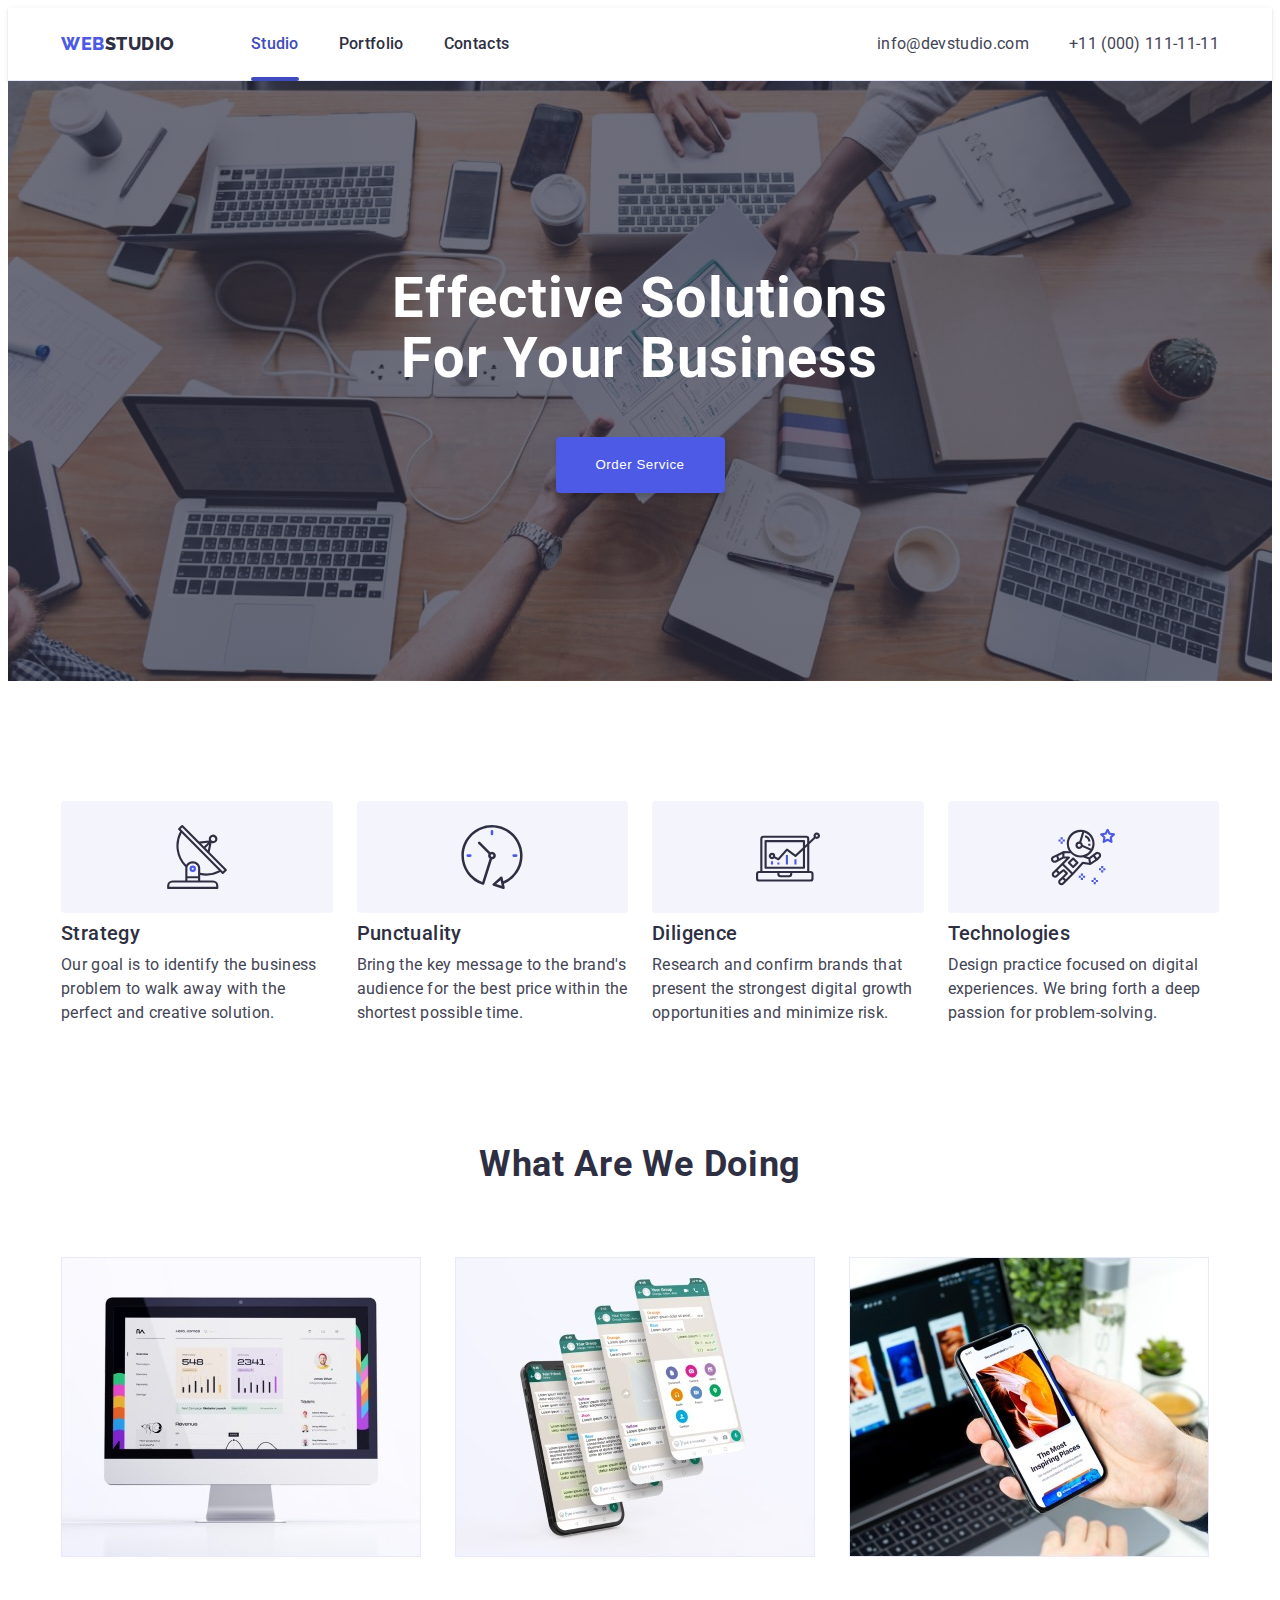
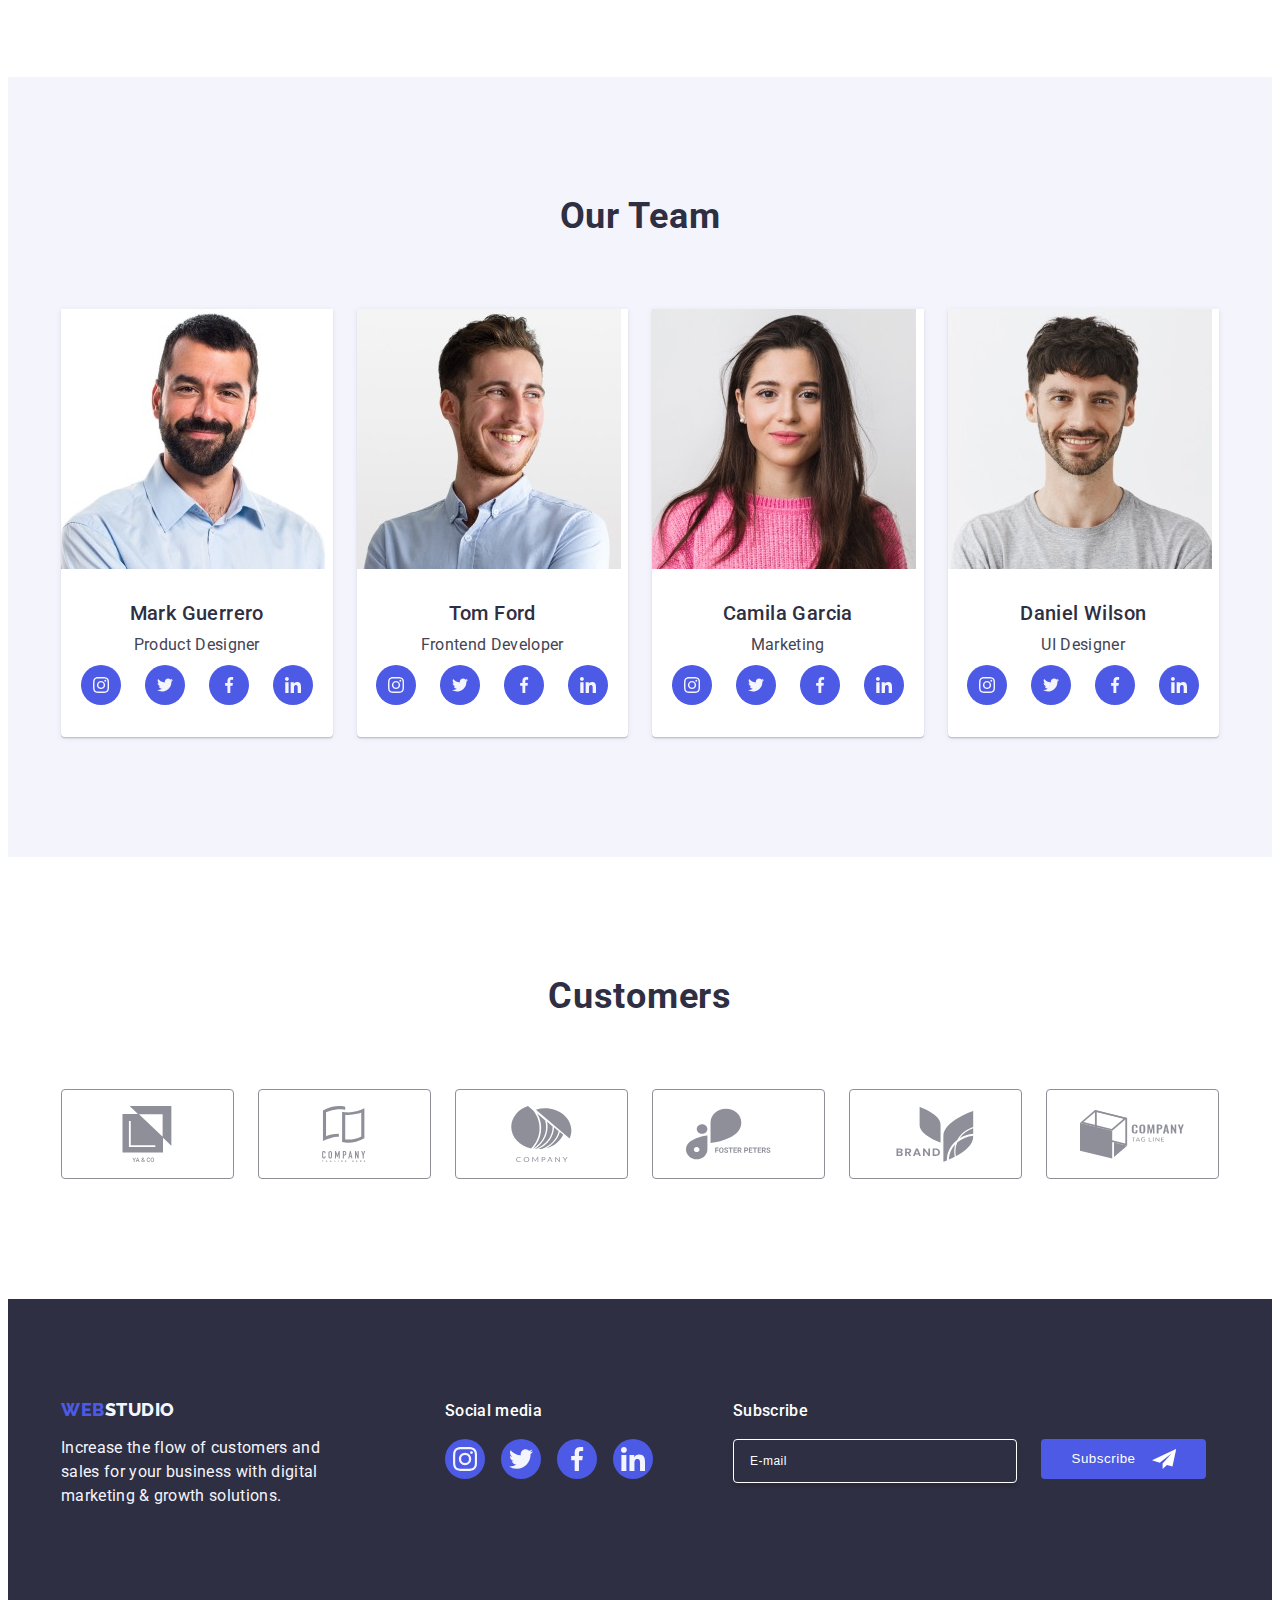
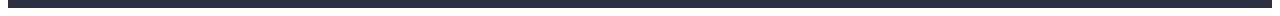
<file: index.html>
<!DOCTYPE html>
<html lang="en">
	<head>
		<meta charset="UTF-8" />
		<meta
			name="viewport"
			content="width=device-width, initial-scale=1.0" />
		<title>Web Studio</title>
		<link
			rel="preconnect"
			href="https://fonts.googleapis.com" />
		<link
			rel="preconnect"
			href="https://fonts.gstatic.com"
			crossorigin />
		<link
			href="https://fonts.googleapis.com/css2?family=Raleway:wght@800&family=Roboto:wght@400;500;700;900&display=swap"
			rel="stylesheet" />
		<link
			rel="stylesheet"
			href="https://cdnjs.cloudflare.com/ajax/libs/modern-normalize/2.0.0/modern-normalize.min.css"
			integrity="sha512-4xo8blKMVCiXpTaLzQSLSw3KFOVPWhm/TRtuPVc4WG6kUgjH6J03IBuG7JZPkcWMxJ5huwaBpOpnwYElP/m6wg=="
			crossorigin="anonymous"
			referrerpolicy="no-referrer" />
		<link
			href="./css/styles.css"
			rel="stylesheet" />
	</head>
	<body>
		<!-- Header -->
		<header class="header-section">
			<div class="header-container container">
				<nav class="navigation-container">
					<a
						class="logo link"
						href="./index.html"
						>Web<span class="logo-text-dark">Studio</span></a
					>
					<ul class="list navigation-menu">
						<li class="list-item"
							><a
								class="link navigation-link current transition-smooth"
								href="./index.html"
								>Studio</a
							></li
						>
						<li class="list-item"
							><a
								class="link navigation-link transition-smooth"
								href="./portfolio.html"
								>Portfolio</a
							></li
						>
						<li class="list-item"
							><a
								class="link navigation-link transition-smooth"
								href=""
								>Contacts</a
							></li
						>
					</ul>
				</nav>
				<address class="contacts-container">
					<ul class="list">
						<li
							><a
								class="link contacts-link transition-smooth"
								href="mailto:info@devstudio.com"
								>info@devstudio.com</a
							></li
						>
						<li
							><a
								class="link contacts-link transition-smooth"
								href="tel:+110001111111"
								>+11 (000) 111-11-11</a
							></li
						>
					</ul>
				</address>
			</div>
		</header>

		<main>
			<!-- Hero section -->
			<section class="hero-section">
				<div class="container hero-container">
					<h1 class="page-title">Effective solutions for your business</h1>
					<button
						data-modal-open
						class="button button-primary transition-smooth"
						type="button"
						>Order Service</button
					>
				</div>
			</section>

			<!-- Features section -->
			<section class="features-section">
				<div class="container features-container">
					<h2 class="section-title visually-hidden">Features</h2>
					<ul class="list">
						<li class="list-item">
							<div class="list-item-image">
								<svg
									class="list-item-icon"
									width="64"
									height="64">
									<use href="./images/icons.svg#icon-antenna"></use>
								</svg>
							</div>
							<div>
								<h3 class="list-item-title">Strategy</h3>
								<p class="list-item-text"
									>Our goal is to identify the business problem to walk away
									with the perfect and creative solution.</p
								>
							</div>
						</li>
						<li class="list-item">
							<div class="list-item-image">
								<svg
									class="list-item-icon"
									width="64"
									height="64">
									<use href="./images/icons.svg#icon-clock"></use>
								</svg>
							</div>
							<div>
								<h3 class="list-item-title">Punctuality</h3>
								<p class="list-item-text"
									>Bring the key message to the brand's audience for the best
									price within the shortest possible time.</p
								>
							</div>
						</li>
						<li class="list-item">
							<div class="list-item-image">
								<svg
									class="list-item-icon"
									width="64"
									height="64">
									<use href="./images/icons.svg#icon-diagram"></use>
								</svg>
							</div>
							<div>
								<h3 class="list-item-title">Diligence</h3>
								<p class="list-item-text"
									>Research and confirm brands that present the strongest
									digital growth opportunities and minimize risk.</p
								>
							</div>
						</li>
						<li class="list-item">
							<div class="list-item-image">
								<svg
									class="list-item-icon"
									width="64"
									height="64">
									<use href="./images/icons.svg#icon-astronaut"></use>
								</svg>
							</div>
							<div>
								<h3 class="list-item-title">Technologies</h3>
								<p class="list-item-text"
									>Design practice focused on digital experiences. We bring
									forth a deep passion for problem-solving.</p
								>
							</div>
						</li>
					</ul>
				</div>
			</section>

			<!-- Services section-->
			<section class="services-section">
				<div class="container services-container">
					<h2 class="section-title">What are we doing</h2>
					<ul class="list">
						<li class="list-item"
							><img
								src="./images/desktop-application.jpg"
								alt="Desktop application with dashboards"
								width="360"
								height="300"
						/></li>
						<li class="list-item"
							><img
								src="./images/mobile-application-layouts.jpg"
								alt="Mobile chat application with four layouts"
								width="360"
								height="300"
						/></li>
						<li class="list-item"
							><img
								src="./images/mobile-application-testing.jpg"
								alt="Application opened for testing on a smartphone"
								width="360"
								height="300"
						/></li>
					</ul>
				</div>
			</section>

			<!-- Team section -->
			<section class="team-section">
				<div class="container team-container">
					<h2 class="section-title">Our Team</h2>
					<ul class="list">
						<li class="list-item">
							<img
								src="./images/mark-guerrero.jpg"
								alt="Mark Guerrero in blue shirt"
								width="264"
								height="260" />
							<div class="list-item-content">
								<h3 class="list-item-title">Mark Guerrero</h3>
								<p class="list-item-text">Product Designer</p>
								<ul class="list list-item-card-links">
									<li class="card-links-item">
										<a
											class="card-link transition-smooth"
											href="">
											<svg
												class="list-item-icon"
												width="16"
												height="16">
												<use href="./images/icons.svg#icon-instagram"></use>
											</svg>
										</a>
									</li>
									<li class="card-links-item">
										<a
											class="card-link transition-smooth"
											href="">
											<svg
												class="list-item-icon"
												width="16"
												height="16">
												<use href="./images/icons.svg#icon-twitter"></use>
											</svg>
										</a>
									</li>
									<li class="card-links-item">
										<a
											class="card-link transition-smooth"
											href="">
											<svg
												class="list-item-icon"
												width="16"
												height="16">
												<use href="./images/icons.svg#icon-facebook"></use>
											</svg>
										</a>
									</li>
									<li class="card-links-item">
										<a
											class="card-link transition-smooth"
											href="">
											<svg
												class="list-item-icon"
												width="16"
												height="16">
												<use href="./images/icons.svg#icon-linkedin"></use>
											</svg>
										</a>
									</li>
								</ul>
							</div>
						</li>
						<li class="list-item">
							<img
								src="./images/tom-ford.jpg"
								alt="Tom Ford in a blue shirt"
								width="264"
								height="260" />
							<div class="list-item-content">
								<h3 class="list-item-title">Tom Ford</h3>
								<p class="list-item-text">Frontend Developer</p>
								<ul class="list list-item-card-links">
									<li class="card-links-item">
										<a
											class="card-link transition-smooth"
											href="">
											<svg
												class="list-item-icon"
												width="16"
												height="16">
												<use href="./images/icons.svg#icon-instagram"></use>
											</svg>
										</a>
									</li>
									<li class="card-links-item">
										<a
											class="card-link transition-smooth"
											href="">
											<svg
												class="list-item-icon"
												width="16"
												height="16">
												<use href="./images/icons.svg#icon-twitter"></use>
											</svg>
										</a>
									</li>
									<li class="card-links-item">
										<a
											class="card-link transition-smooth"
											href="">
											<svg
												class="list-item-icon"
												width="16"
												height="16">
												<use href="./images/icons.svg#icon-facebook"></use>
											</svg>
										</a>
									</li>
									<li class="card-links-item">
										<a
											class="card-link transition-smooth"
											href="">
											<svg
												class="list-item-icon"
												width="16"
												height="16">
												<use href="./images/icons.svg#icon-linkedin"></use>
											</svg>
										</a>
									</li>
								</ul>
							</div>
						</li>
						<li class="list-item">
							<img
								src="./images/camila-garcia.jpg"
								alt="Camila Garcia in a rose sweater"
								width="264"
								height="260" />
							<div class="list-item-content">
								<h3 class="list-item-title">Camila Garcia</h3>
								<p class="list-item-text">Marketing</p>
								<ul class="list list-item-card-links">
									<li class="card-links-item">
										<a
											class="card-link transition-smooth"
											href="">
											<svg
												class="list-item-icon"
												width="16"
												height="16">
												<use href="./images/icons.svg#icon-instagram"></use>
											</svg>
										</a>
									</li>
									<li class="card-links-item">
										<a
											class="card-link transition-smooth"
											href="">
											<svg
												class="list-item-icon"
												width="16"
												height="16">
												<use href="./images/icons.svg#icon-twitter"></use>
											</svg>
										</a>
									</li>
									<li class="card-links-item">
										<a
											class="card-link transition-smooth"
											href="">
											<svg
												class="list-item-icon"
												width="16"
												height="16">
												<use href="./images/icons.svg#icon-facebook"></use>
											</svg>
										</a>
									</li>
									<li class="card-links-item">
										<a
											class="card-link transition-smooth"
											href="">
											<svg
												class="list-item-icon"
												width="16"
												height="16">
												<use href="./images/icons.svg#icon-linkedin"></use>
											</svg>
										</a>
									</li>
								</ul>
							</div>
						</li>
						<li class="list-item">
							<img
								src="./images/daniel-wilson.jpg"
								alt="Daniel Wilson in a grey t-shirt"
								width="264"
								height="260" />
							<div class="list-item-content">
								<h3 class="list-item-title">Daniel Wilson</h3>
								<p class="list-item-text">UI Designer</p>
								<ul class="list list-item-card-links">
									<li class="card-links-item">
										<a
											class="card-link transition-smooth"
											href="">
											<svg
												class="list-item-icon"
												width="16"
												height="16">
												<use href="./images/icons.svg#icon-instagram"></use>
											</svg>
										</a>
									</li>
									<li class="card-links-item">
										<a
											class="card-link transition-smooth"
											href="">
											<svg
												class="list-item-icon"
												width="16"
												height="16">
												<use href="./images/icons.svg#icon-twitter"></use>
											</svg>
										</a>
									</li>
									<li class="card-links-item">
										<a
											class="card-link transition-smooth"
											href="">
											<svg
												class="list-item-icon"
												width="16"
												height="16">
												<use href="./images/icons.svg#icon-facebook"></use>
											</svg>
										</a>
									</li>
									<li class="card-links-item">
										<a
											class="card-link transition-smooth"
											href="">
											<svg
												class="list-item-icon"
												width="16"
												height="16">
												<use href="./images/icons.svg#icon-linkedin"></use>
											</svg>
										</a>
									</li>
								</ul>
							</div>
						</li>
					</ul>
				</div>
			</section>

			<!-- Customers section -->
			<section class="customers-section">
				<div class="container customers-container">
					<h2 class="section-title">Customers</h2>
					<ul class="list">
						<li class="list-item">
							<a
								class="list-item-link"
								href="">
								<svg
									class="list-item-image"
									width="104"
									height="56">
									<use href="./images/icons.svg#logo-first"></use>
								</svg>
							</a>
						</li>
						<li class="list-item">
							<a
								class="list-item-link"
								href="">
								<svg
									class="list-item-image"
									width="104"
									height="56">
									<use href="./images/icons.svg#logo-second"></use>
								</svg>
							</a>
						</li>
						<li class="list-item">
							<a
								class="list-item-link"
								href="">
								<svg
									class="list-item-image"
									width="104"
									height="56">
									<use href="./images/icons.svg#logo-third"></use>
								</svg>
							</a>
						</li>
						<li class="list-item">
							<a
								class="list-item-link"
								href="">
								<svg
									class="list-item-image"
									width="104"
									height="56">
									<use href="./images/icons.svg#logo-fourth"></use>
								</svg>
							</a>
						</li>
						<li class="list-item">
							<a
								class="list-item-link"
								href="">
								<svg
									class="list-item-image"
									width="104"
									height="56">
									<use href="./images/icons.svg#logo-fifth"></use>
								</svg>
							</a>
						</li>
						<li class="list-item">
							<a
								class="list-item-link"
								href="">
								<svg
									class="list-item-image"
									width="104"
									height="56">
									<use href="./images/icons.svg#logo-sixth"></use>
								</svg>
							</a>
						</li>
					</ul>
				</div>
			</section>
		</main>

		<!-- Footer -->
		<footer class="footer-section">
			<div class="footer-container container">
				<div class="footer-info">
					<a
						class="logo link"
						href="./index.html"
						>Web<span class="logo-text-dark">Studio</span></a
					>
					<p class="footer-content"
						>Increase the flow of customers and sales for your business with
						digital marketing & growth solutions.</p
					>
				</div>
				<div class="footer-social-links">
					<p class="footer-links-title">Social media</p>
					<ul class="list">
						<li class="list-item">
							<a
								class="list-item-link transition-smooth"
								href="">
								<svg
									class="list-item-icon"
									width="24"
									height="24">
									<use href="./images/icons.svg#icon-instagram"></use>
								</svg>
							</a>
						</li>
						<li class="list-item">
							<a
								class="list-item-link transition-smooth"
								href="">
								<svg
									class="list-item-icon"
									width="24"
									height="24">
									<use href="./images/icons.svg#icon-twitter"></use>
								</svg>
							</a>
						</li>
						<li class="list-item">
							<a
								class="list-item-link transition-smooth"
								href="">
								<svg
									class="list-item-icon"
									width="24"
									height="24">
									<use href="./images/icons.svg#icon-facebook"></use>
								</svg>
							</a>
						</li>
						<li class="list-item">
							<a
								class="list-item-link transition-smooth"
								href="">
								<svg
									class="list-item-icon"
									width="24"
									height="24">
									<use href="./images/icons.svg#icon-linkedin"></use>
								</svg>
							</a>
						</li>
					</ul>
				</div>
				<div class="footer-form-container">
					<p class="footer-form-title">Subscribe</p>
					<form
						class="form"
						name="subscription_form">
						<label
							class="form-input-label"
							for="email">
							<input
								class="form-input"
								id="email"
								type="email"
								name="email"
								placeholder="E-mail" />
							<span class="visually-hidden">Email</span>
						</label>
						<button
							type="submit"
							class="button button-primary-small form-button transition-smooth">
							Subscribe
							<svg
								class="button-icon"
								width="24"
								height="24">
								<use href="./images/icons.svg#icon-paper-plane"></use>
							</svg>
						</button>
					</form>
				</div>
			</div>
		</footer>

		<!-- Modal Window -->
		<div
			data-modal
			class="modal-backdrop is-hidden">
			<div class="modal-form transition-smooth">
				<button
					data-modal-close
					type="button"
					class="button-close">
					<svg
						class="button-close-icon transition-smooth"
						width="8"
						height="8">
						<use href="./images/icons.svg#icon-close"></use>
					</svg>
				</button>
				<p class="form-title">Leave your contacts and we will call you back</p>
				<form
					class="form"
					name="contact_form">
					<div class="form-item">
						<label
							for="user-name"
							class="form-input-label">
							Name
						</label>
						<div class="form-input-container">
							<input
								id="user-name"
								class="form-input form-input-info transition-smooth"
								type="text"
								name="user-name" />
							<svg
								class="form-input-icon transition-smooth"
								width="18"
								height="24">
								<use href="./images/icons.svg#icon-user"></use>
							</svg>
						</div>
					</div>
					<div class="form-item">
						<label
							for="user-phone"
							class="form-input-label">
							Phone
						</label>
						<div class="form-input-container">
							<input
								id="user-phone"
								class="form-input form-input-info transition-smooth"
								type="tel"
								name="user-phone" />
							<svg
								class="form-input-icon transition-smooth"
								width="18"
								height="24">
								<use href="./images/icons.svg#icon-phone"></use>
							</svg>
						</div>
					</div>
					<div class="form-item">
						<label
							for="user-email"
							class="form-input-label">
							Email
						</label>
						<div class="form-input-container">
							<input
								id="user-email"
								class="form-input form-input-info transition-smooth"
								type="email"
								name="user-email" />
							<svg
								class="form-input-icon transition-smooth"
								width="18"
								height="24">
								<use href="./images/icons.svg#icon-letter"></use>
							</svg>
						</div>
					</div>
					<div class="form-message">
						<label
							for="user-comment"
							class="form-input-label">
							Comment
						</label>
						<textarea
							id="user-comment"
							class="form-input form-input-message transition-smooth"
							placeholder="Text input"
							name="user-comment"></textarea>
					</div>
					<div class="checkbox-item-container">
						<input
							id="user-privacy"
							class="visually-hidden checkbox-item-input"
							type="checkbox"
							name="user-privacy"
							value="true" />
						<label
							for="user-privacy"
							class="form-input-label checkbox-label">
							<span class="checkbox-item-box">
								<svg
									class="checkbox-item-mark"
									width="10"
									height="8">
									<use href="./images/icons.svg#icon-check-mark"></use>
								</svg> </span
							>I accept the terms and conditions of the
							<a
								class="form-label-link"
								href=""
								>Privacy Policy</a
							>
						</label>
					</div>
					<button
						class="button button-primary transition-smooth"
						type="submit"
						>Send</button
					>
				</form>
			</div>
		</div>
		<script src="./js/modal.js"></script>
	</body>
</html>
</file>
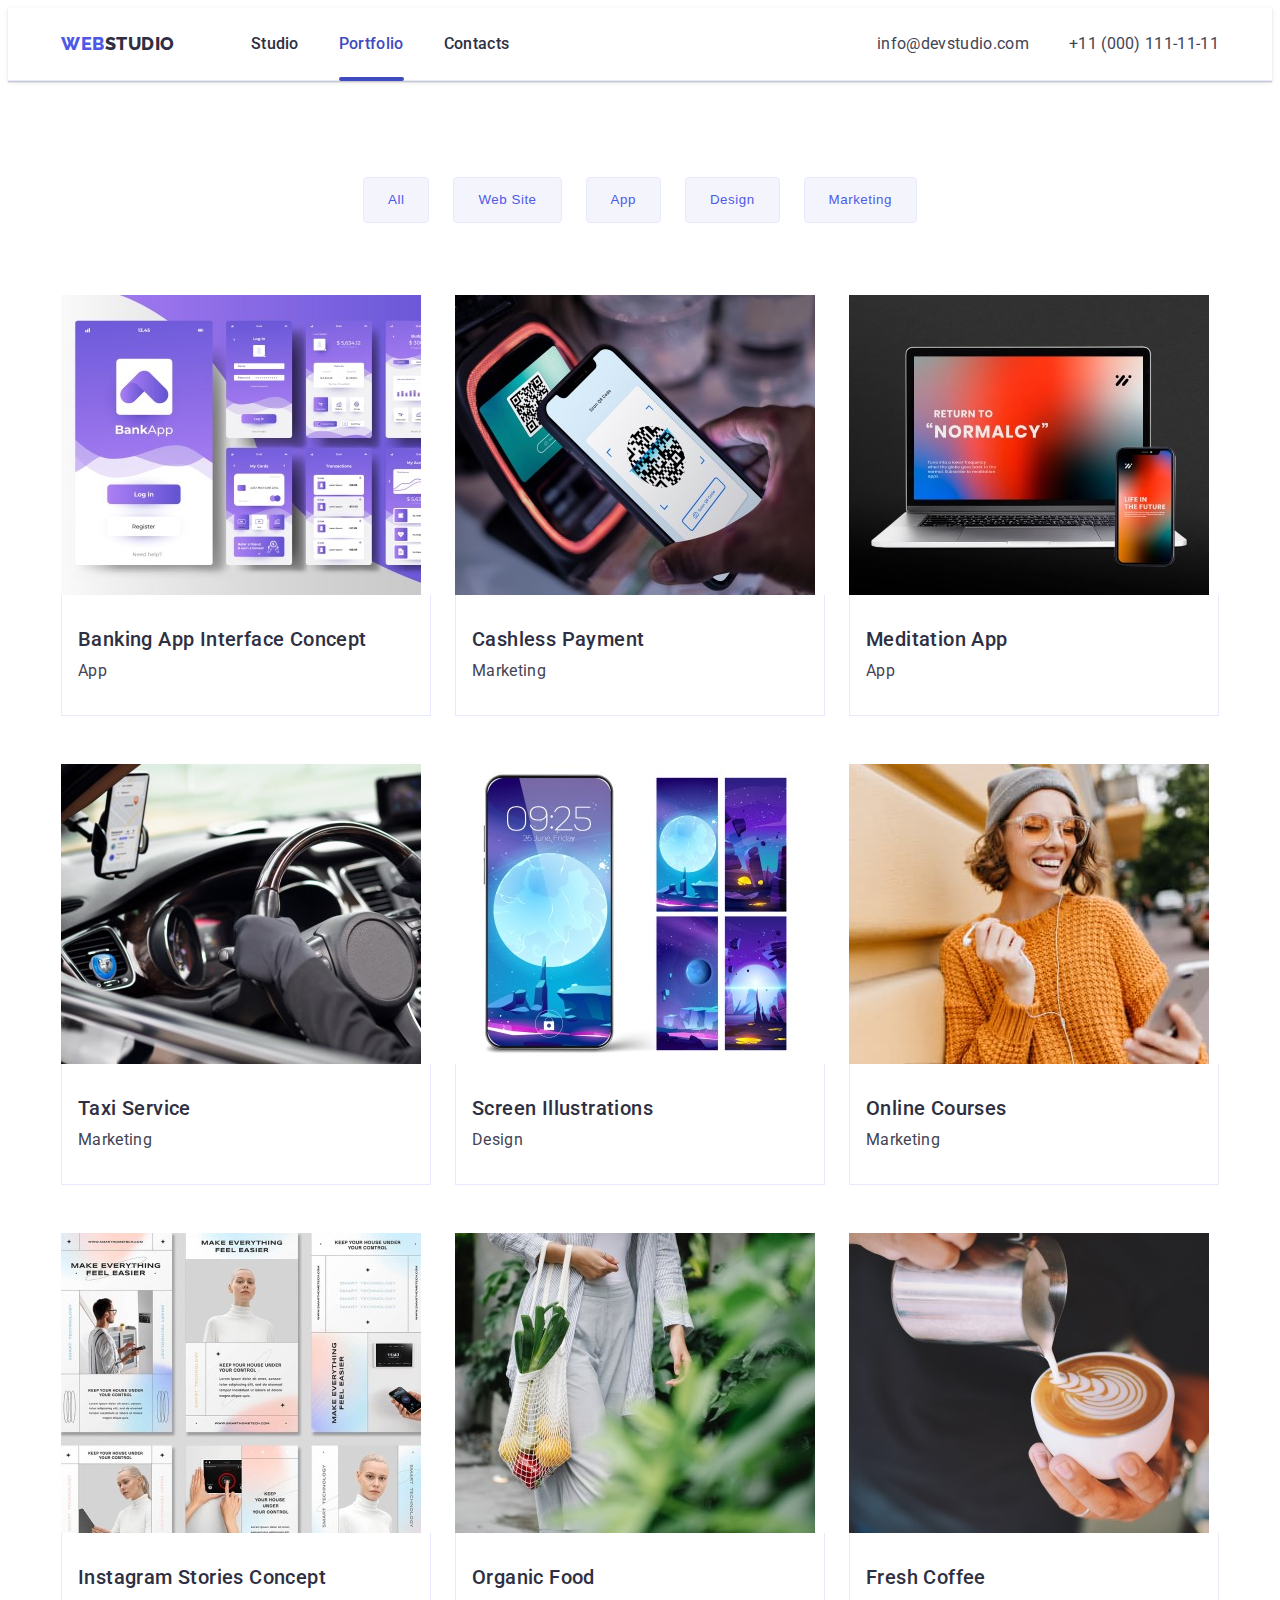
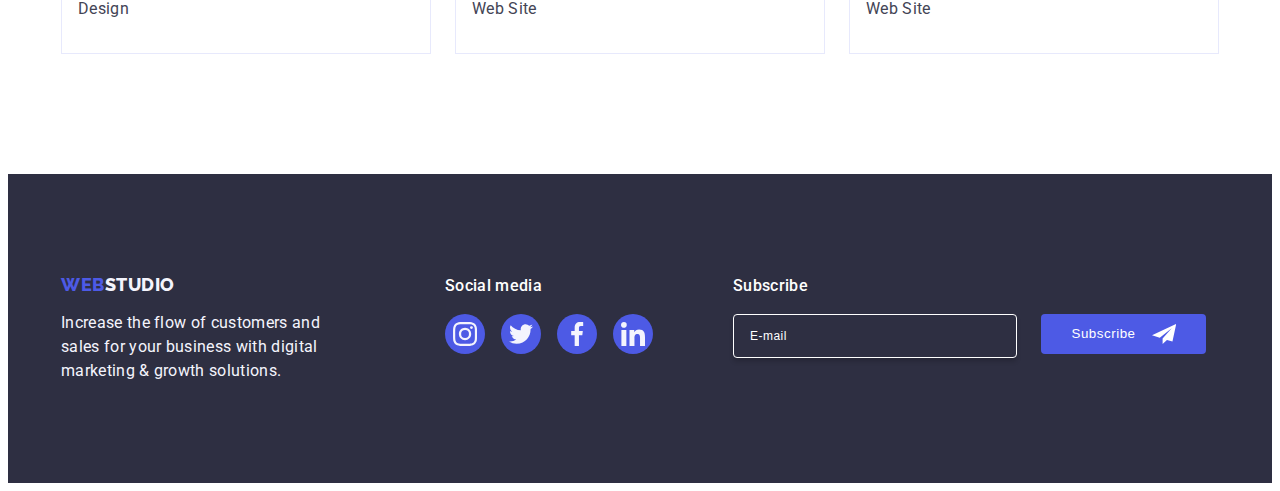
<file: portfolio.html>
<!DOCTYPE html>
<html lang="en">
	<head>
		<meta charset="UTF-8" />
		<meta
			name="viewport"
			content="width=device-width, initial-scale=1.0" />
		<title>Portfolio</title>
		<link
			rel="preconnect"
			href="https://fonts.googleapis.com" />
		<link
			rel="preconnect"
			href="https://fonts.gstatic.com"
			crossorigin />
		<link
			href="https://fonts.googleapis.com/css2?family=Raleway:wght@800&family=Roboto:wght@400;500;700;900&display=swap"
			rel="stylesheet" />
		<link
			rel="stylesheet"
			href="https://cdnjs.cloudflare.com/ajax/libs/modern-normalize/2.0.0/modern-normalize.min.css"
			integrity="sha512-4xo8blKMVCiXpTaLzQSLSw3KFOVPWhm/TRtuPVc4WG6kUgjH6J03IBuG7JZPkcWMxJ5huwaBpOpnwYElP/m6wg=="
			crossorigin="anonymous"
			referrerpolicy="no-referrer" />
		<link
			href="./css/styles.css"
			rel="stylesheet" />
	</head>
	<body>
		<!-- Header -->
		<header class="header-section">
			<div class="header-container container">
				<nav class="navigation-container">
					<a
						class="logo link"
						href="./index.html"
						>Web<span class="logo-text-dark">Studio</span></a
					>
					<ul class="list navigation-menu">
						<li class="list-item"
							><a
								class="link navigation-link transition-smooth"
								href="./index.html"
								>Studio</a
							></li
						>
						<li class="list-item"
							><a
								class="link navigation-link current transition-smooth"
								href="./portfolio.html"
								>Portfolio</a
							></li
						>
						<li class="list-item"
							><a
								class="link navigation-link transition-smooth"
								href=""
								>Contacts</a
							></li
						>
					</ul>
				</nav>
				<address class="contacts-container">
					<ul class="list">
						<li
							><a
								class="link contacts-link transition-smooth"
								href="mailto:info@devstudio.com"
								>info@devstudio.com</a
							></li
						>
						<li
							><a
								class="link contacts-link transition-smooth"
								href="tel:+110001111111"
								>+11 (000) 111-11-11</a
							></li
						>
					</ul>
				</address>
			</div>
		</header>

		<main>
			<!-- Projects section -->
			<section class="projects-section">
				<div class="container projects-container">
					<h1 class="visually-hidden">Projects</h1>
					<ul class="list filters-container">
						<li
							><button
								class="button button-secondary"
								type="button"
								>All</button
							></li
						>
						<li
							><button
								class="button button-secondary"
								type="button"
								>Web Site</button
							></li
						>
						<li
							><button
								class="button button-secondary"
								type="button"
								>App</button
							></li
						>
						<li
							><button
								class="button button-secondary"
								type="button"
								>Design</button
							></li
						>
						<li
							><button
								class="button button-secondary"
								type="button"
								>Marketing</button
							></li
						>
					</ul>
					<ul class="list projects-list">
						<li class="list-item">
							<a
								class="link list-item-link transition-smooth"
								href="">
								<div class="list-item-image">
									<img
										src="./images/banking-app.jpg"
										alt="Banking application layout"
										width="360"
										height="300" />
									<p class="image-overlay-text image-overlay transition-smooth">
										14 Stylish and User-Friendly App Design Concepts · Task
										Manager App · Calorie Tracker App · Exotic Fruit Ecommerce
										App · Cloud Storage App
									</p>
								</div>
								<div class="list-item-content">
									<h2 class="list-item-title">Banking App Interface Concept</h2>
									<p class="list-item-text">App</p>
								</div>
							</a>
						</li>
						<li class="list-item">
							<a
								class="link list-item-link transition-smooth"
								href="">
								<div class="list-item-image">
									<img
										src="./images/cashless-payment-app.jpg"
										alt="Smartphone with qr code scanner"
										width="360"
										height="300" />
									<p class="image-overlay-text image-overlay transition-smooth">
										14 Stylish and User-Friendly App Design Concepts · Task
										Manager App · Calorie Tracker App · Exotic Fruit Ecommerce
										App · Cloud Storage App
									</p>
								</div>
								<div class="list-item-content">
									<h2 class="list-item-title">Cashless Payment</h2>
									<p class="list-item-text">Marketing</p>
								</div>
							</a>
						</li>
						<li class="list-item">
							<a
								class="link list-item-link transition-smooth"
								href="">
								<div class="list-item-image">
									<img
										src="./images/meditation-app.jpg"
										alt="Meditation application is opened on desktop and mobile"
										width="360"
										height="300" />
									<p class="image-overlay-text image-overlay transition-smooth">
										14 Stylish and User-Friendly App Design Concepts · Task
										Manager App · Calorie Tracker App · Exotic Fruit Ecommerce
										App · Cloud Storage App
									</p>
								</div>
								<div class="list-item-content">
									<h2 class="list-item-title">Meditation App</h2>
									<p class="list-item-text">App</p>
								</div>
							</a>
						</li>
						<li class="list-item">
							<a
								class="link list-item-link transition-smooth"
								href="">
								<div class="list-item-image">
									<img
										src="./images/taxi-secvice-app.jpg"
										alt="Smartphone with opened maps"
										width="360"
										height="300" />
									<p class="image-overlay-text image-overlay transition-smooth">
										14 Stylish and User-Friendly App Design Concepts · Task
										Manager App · Calorie Tracker App · Exotic Fruit Ecommerce
										App · Cloud Storage App
									</p>
								</div>
								<div class="list-item-content">
									<h2 class="list-item-title">Taxi Service</h2>
									<p class="list-item-text">Marketing</p>
								</div>
							</a>
						</li>
						<li class="list-item">
							<a
								class="link list-item-link transition-smooth"
								href="">
								<div class="list-item-image">
									<img
										src="./images/screen-illustrastions-design.jpg"
										alt="Five wallpapers in a fantasy style"
										width="360"
										height="300" />
									<p class="image-overlay-text image-overlay transition-smooth">
										14 Stylish and User-Friendly App Design Concepts · Task
										Manager App · Calorie Tracker App · Exotic Fruit Ecommerce
										App · Cloud Storage App
									</p>
								</div>
								<div class="list-item-content">
									<h2 class="list-item-title">Screen Illustrations</h2>
									<p class="list-item-text">Design</p>
								</div>
							</a>
						</li>
						<li class="list-item">
							<a
								class="link list-item-link transition-smooth"
								href="">
								<div class="list-item-image">
									<img
										src="./images/smiling-girl-with-smartphone.jpg"
										alt="Smiling girl is looking on a smartphone"
										width="360"
										height="300" />
									<p class="image-overlay-text image-overlay transition-smooth">
										14 Stylish and User-Friendly App Design Concepts · Task
										Manager App · Calorie Tracker App · Exotic Fruit Ecommerce
										App · Cloud Storage App
									</p>
								</div>
								<div class="list-item-content">
									<h2 class="list-item-title">Online Courses</h2>
									<p class="list-item-text">Marketing</p>
								</div>
							</a>
						</li>
						<li class="list-item">
							<a
								class="link list-item-link transition-smooth"
								href="">
								<div class="list-item-image">
									<img
										src="./images/stories-app.jpg"
										alt="Five layouts of the news application"
										width="360"
										height="300" />
									<p class="image-overlay-text image-overlay transition-smooth">
										14 Stylish and User-Friendly App Design Concepts · Task
										Manager App · Calorie Tracker App · Exotic Fruit Ecommerce
										App · Cloud Storage App
									</p>
								</div>
								<div class="list-item-content">
									<h2 class="list-item-title">Instagram Stories Concept</h2>
									<p class="list-item-text">Design</p>
								</div>
							</a>
						</li>
						<li class="list-item">
							<a
								class="link list-item-link transition-smooth"
								href="">
								<div class="list-item-image">
									<img
										src="./images/woman-with-groceries.jpg"
										alt="Woman with a basket of groceries"
										width="360"
										height="300" />
									<p class="image-overlay-text image-overlay transition-smooth">
										14 Stylish and User-Friendly App Design Concepts · Task
										Manager App · Calorie Tracker App · Exotic Fruit Ecommerce
										App · Cloud Storage App
									</p>
								</div>
								<div class="list-item-content">
									<h2 class="list-item-title">Organic Food</h2>
									<p class="list-item-text">Web Site</p>
								</div>
							</a>
						</li>
						<li class="list-item">
							<a
								class="link list-item-link transition-smooth"
								href="">
								<div class="list-item-image">
									<img
										src="./images/coffee-with-milk.jpg"
										alt="Woman is pouring milk in a coffee cup"
										width="360"
										height="300" />
									<p class="image-overlay-text image-overlay transition-smooth">
										14 Stylish and User-Friendly App Design Concepts · Task
										Manager App · Calorie Tracker App · Exotic Fruit Ecommerce
										App · Cloud Storage App
									</p>
								</div>
								<div class="list-item-content">
									<h2 class="list-item-title">Fresh Coffee</h2>
									<p class="list-item-text">Web Site</p>
								</div>
							</a>
						</li>
					</ul>
				</div>
			</section>
		</main>

		<!-- Footer -->
		<footer class="footer-section">
			<div class="footer-container container">
				<div class="footer-info">
					<a
						class="logo link"
						href="./index.html"
						>Web<span class="logo-text-dark">Studio</span></a
					>
					<p class="footer-content"
						>Increase the flow of customers and sales for your business with
						digital marketing & growth solutions.</p
					>
				</div>
				<div class="footer-social-links">
					<p class="footer-links-title">Social media</p>
					<ul class="list">
						<li class="list-item">
							<a
								class="list-item-link transition-smooth"
								href="">
								<svg
									class="list-item-icon"
									width="24"
									height="24">
									<use href="./images/icons.svg#icon-instagram"></use>
								</svg>
							</a>
						</li>
						<li class="list-item">
							<a
								class="list-item-link transition-smooth"
								href="">
								<svg
									class="list-item-icon"
									width="24"
									height="24">
									<use href="./images/icons.svg#icon-twitter"></use>
								</svg>
							</a>
						</li>
						<li class="list-item">
							<a
								class="list-item-link transition-smooth"
								href="">
								<svg
									class="list-item-icon"
									width="24"
									height="24">
									<use href="./images/icons.svg#icon-facebook"></use>
								</svg>
							</a>
						</li>
						<li class="list-item">
							<a
								class="list-item-link transition-smooth"
								href="">
								<svg
									class="list-item-icon"
									width="24"
									height="24">
									<use href="./images/icons.svg#icon-linkedin"></use>
								</svg>
							</a>
						</li>
					</ul>
				</div>
				<div class="footer-form-container">
					<p class="footer-form-title">Subscribe</p>
					<form
						class="form"
						name="subscription_form">
						<label
							class="form-input-label"
							for="email">
							<input
								class="form-input"
								id="email"
								type="email"
								name="email"
								placeholder="E-mail" />
							<span class="visually-hidden">Email</span>
						</label>
						<button
							type="submit"
							class="button button-primary-small form-button transition-smooth">
							Subscribe
							<svg
								class="button-icon"
								width="24"
								height="24">
								<use href="./images/icons.svg#icon-paper-plane"></use>
							</svg>
						</button>
					</form>
				</div>
			</div>
		</footer>
	</body>
</html>
</file>
<file: css/styles.css>
/* Basic Styles */

:root {
	--iris: #4d5ae5;
	--ocean: #404bbf;
	--navy-blue: #2e2f42;
	--green: #31d0aa;
	--slate: #434455;
	--light-slate: #8e8f99;
	--cornflower: #e7e9fc;
	--cloud: #f4f4fd;
	--navy-blue-modal: #2e2f4266;
	--grey: #2e2f42b2;
	--white: #ffffff;
	--dairy: #fcfcfc;
}

body {
	font-family: "Roboto", sans-serif;
	color: var(--slate);
}

h1,
h2,
h3,
h4,
p {
	margin: 0;
}

img {
	display: block;
}

.link {
	text-decoration: none;
}

.list {
	margin: 0;
	padding-left: 0;
	list-style: none;
}

.container {
	max-width: 1158px;
	padding: 0 15px;
	margin-left: auto;
	margin-right: auto;
}

/* Hidden Elements */

.visually-hidden {
	position: absolute;
	width: 1px;
	height: 1px;
	margin: -1px;
	border: 0;
	padding: 0;
	white-space: nowrap;
	clip-path: inset(100%);
	clip: rect(0 0 0 0);
	overflow: hidden;
}

.is-hidden {
	opacity: 0;
	pointer-events: none;
	visibility: hidden;
}

/* Transition */

.transition-smooth {
	transition-duration: 250ms;
	transition-timing-function: cubic-bezier(0.4, 0, 0.2, 1);
}

/* Buttons */

.button {
	font-weight: 500;
	letter-spacing: 0.04em;
	cursor: pointer;
	line-height: 1.5;
	border-radius: 4px;
}

.button-primary {
	background-color: var(--iris);
	color: var(--white);
	border: none;
	box-shadow: 0 4px 4px 0 rgba(0, 0, 0, 0.15);
	min-width: 169px;
	height: 56px;
	transition-property: background-color;
}

.button-primary-small {
	min-width: 165px;
	height: 40px;
	background-color: var(--iris);
	color: var(--white);
	border: none;
	transition-property: background-color;
}

.button-secondary {
	background-color: var(--cloud);
	color: var(--iris);
	border: 1px solid var(--cornflower);
	padding: 12px 24px;
	transition: color 250ms cubic-bezier(0.4, 0, 0.2, 1),
		background-color 250ms cubic-bezier(0.4, 0, 0.2, 1),
		border-color 250ms cubic-bezier(0.4, 0, 0.2, 1),
		box-shadow 250ms cubic-bezier(0.4, 0, 0.2, 1);
}

.button-secondary:hover,
.button-secondary:focus {
	background-color: var(--ocean);
	color: var(--white);
	border: 1px solid transparent;
	box-shadow: 0 2px 2px 0 rgba(0, 0, 0, 0.12), 0 2px 1px 0 rgba(0, 0, 0, 0.08),
		0 3px 1px 0 rgba(0, 0, 0, 0.1);
}

.button-primary:hover,
.button-primary:focus,
.button-primary-small:hover,
.button-primary-small:focus {
	background-color: var(--ocean);
}

.button-close {
	display: flex;
	justify-content: center;
	align-items: center;
	height: 24px;
	width: 24px;
	padding: 0;
	background-color: var(--cornflower);
	cursor: pointer;
	border-radius: 50%;
	border: 1px solid rgba(0, 0, 0, 0.1);
	transition: background-color 250ms cubic-bezier(0.4, 0, 0.2, 1),
		border 250ms cubic-bezier(0.4, 0, 0.2, 1);
}

.button-close:hover,
.button-close:focus {
	background-color: var(--ocean);
	border: none;
}

/* Titles */

.section-title {
	font-size: 36px;
	text-align: center;
	text-transform: capitalize;
	color: var(--navy-blue);
	line-height: 1.11;
	letter-spacing: 0.02em;
}

.list-item-title {
	font-size: 20px;
	font-weight: 500;
	color: var(--navy-blue);
	line-height: 1.2;
	letter-spacing: 0.02em;
}

/* Text */

.list-item-text {
	line-height: 1.5;
	letter-spacing: 0.02em;
	font-size: 16px;
	color: var(--slate);
}

/* Modal Window */

.modal-backdrop {
	position: fixed;
	top: 0;
	left: 0;
	width: 100vw;
	height: 100vh;
	background-color: var(--navy-blue-modal);
	transition: opacity 250ms cubic-bezier(0.4, 0, 0.2, 1),
		visibility 250ms cubic-bezier(0.4, 0, 0.2, 1);
}

.modal-form {
	position: absolute;
	top: 50%;
	left: 50%;
	transform: translate(-50%, -50%) scale(1);
	border-radius: 4px;
	box-shadow: 0 1px 1px rgba(0, 0, 0, 0.14), 0 1px 3px rgba(0, 0, 0, 0.12),
		0 2px 1px rgba(0, 0, 0, 0.2);
	z-index: 1;
	width: 408px;
	min-height: 584px;
	padding: 72px 24px 24px 24px;
	background-color: var(--dairy);
	transition-property: transform;
}

.modal-form .button-close {
	position: absolute;
	top: 24px;
	right: 24px;
}

.is-hidden .modal-form {
	transform: scale(0);
}

.modal-form .button-close-icon {
	transition-property: fill;
}

.button-close:hover .button-close-icon,
.button-close:focus .button-close-icon {
	fill: var(--white);
}

.modal-form .form-title {
	font-size: 16px;
	font-weight: 500;
	line-height: 1.5;
	letter-spacing: 0.02em;
	margin-bottom: 16px;
	text-align: center;
	color: var(--navy-blue);
}

.modal-form .form-item {
	margin-bottom: 8px;
}

.modal-form .form-message {
	margin-bottom: 16px;
}

.modal-form .form-input-label {
	display: block;
	margin-bottom: 4px;
	color: var(--light-slate);
	font-size: 12px;
	letter-spacing: 0.04em;
	line-height: 1.17;
}

.modal-form .form-input-container {
	position: relative;
}

.modal-form .form-input-icon {
	position: absolute;
	top: 50%;
	left: 16px;
	transform: translateY(-50%);
	fill: var(--navy-blue);
	transition-property: fill;
}

.modal-form .form-input {
	width: 100%;
	border-radius: 4px;
	background-color: transparent;
	border: 1px solid var(--navy-blue-modal);
	transition-property: border-color;
	outline: transparent;
}

.modal-form .form-input-info {
	height: 40px;
	padding-left: 38px;
}

.modal-form .form-input-message {
	height: 120px;
	font-size: 12px;
	line-height: 1.17;
	color: var(--navy-blue-modal);
	letter-spacing: 0.04em;
	resize: none;
	padding: 8px 16px;
}

.modal-form .form-input:focus {
	border-color: var(--iris);
}

.form-input:focus + .form-input-icon {
	fill: var(--iris);
}

.modal-form .checkbox-item-container {
	margin-bottom: 24px;
}

.modal-form .checkbox-label {
	margin: 0;
}

.modal-form .checkbox-item-box {
	display: inline-flex;
	justify-content: center;
	align-items: center;
	fill: transparent;
	width: 16px;
	height: 16px;
	border: 1px solid var(--navy-blue-modal);
	margin-right: 8px;
	border-radius: 2px;
	transition: background-color 250ms cubic-bezier(0.4, 0, 0.2, 1),
		border 250ms cubic-bezier(0.4, 0, 0.2, 1),
		fill 250ms cubic-bezier(0.4, 0, 0.2, 1);
}

.checkbox-item-input:focus + .checkbox-label .checkbox-item-box {
	border-color: var(--ocean);
}

.checkbox-item-input:checked + .checkbox-label .checkbox-item-box {
	border: none;
	background-color: var(--ocean);
	fill: var(--cloud);
}

.modal-form .form-label-link {
	color: var(--iris);
}

.modal-form .button {
	display: block;
	margin: 0 auto;
}

/* Header Section */

.header-section {
	border-bottom: 1px solid var(--cornflower);
	box-shadow: 0 2px 1px rgba(46, 47, 66, 0.08), 0 1px 1px rgba(46, 47, 66, 0.16),
		0 1px 6px rgba(46, 47, 66, 0.08);
}

.header-container {
	display: flex;
	justify-content: space-between;
}

.header-container .list {
	display: flex;
	gap: 40px;
}

/* Logo */

.logo {
	font-family: "Raleway", sans-serif;
	text-transform: uppercase;
	font-weight: 800;
	font-size: 18px;
	letter-spacing: 0.03em;
	line-height: 1.17;
	color: var(--iris);
	margin-right: 76px;
}

.logo-text-dark {
	color: var(--navy-blue);
}

/* Navigation */

.navigation-container {
	display: flex;
	align-items: center;
}

.navigation-link {
	display: inline-block;
	color: var(--navy-blue);
	font-weight: 500;
	font-size: 16px;
	line-height: 1.5;
	letter-spacing: 0.02em;
	padding: 24px 0;
	transition-property: color;
}

.navigation-link:hover,
.navigation-link:focus {
	color: var(--ocean);
}

.current {
	color: var(--ocean);
	position: relative;
}

.current:after {
	content: "";
	position: absolute;
	bottom: -1px;
	left: 0;
	width: 100%;
	height: 4px;
	border-radius: 2px;
	background-color: var(--ocean);
}

/* Contacts */

.contacts-container {
	display: flex;
	align-items: center;
}

.contacts-link {
	font-style: normal;
	font-size: 16px;
	line-height: 1.5;
	letter-spacing: 0.02em;
	color: var(--slate);
	transition-property: color;
}

.contacts-link:hover,
.contacts-link:focus {
	color: var(--ocean);
}

/* Hero Section */

.hero-section {
	max-width: 1440px;
	margin: 0 auto;
	background-image: linear-gradient(
			rgba(46, 47, 66, 0.7),
			rgba(46, 47, 66, 0.7)
		),
		url(../images//people-hands-on-desk.jpg);
	background-repeat: no-repeat;
	background-position: center;
	background-size: cover;
	padding: 188px 0;
}

.hero-container {
	display: flex;
	flex-direction: column;
	align-items: center;
}

.hero-section .page-title {
	text-align: center;
	text-transform: capitalize;
	color: var(--white);
	font-size: 56px;
	line-height: 1.07;
	letter-spacing: 0.02em;
	margin-bottom: 48px;
	max-width: 496px;
}

.hero-section .button {
	align-self: center;
}

/* Features Section */

.features-section {
	padding: 120px 0;
}

.features-container .list {
	display: flex;
	gap: 24px;
}

.features-container .list-item-image {
	display: flex;
	justify-content: center;
	align-items: center;
	height: 112px;
	border-radius: 4px;
	background-color: var(--cloud);
	margin-bottom: 8px;
}

.features-container .list-item-title {
	margin-bottom: 8px;
}

.features-container .list-item {
	flex-basis: calc((100% - 3 * 24px) / 4);
}

/* Services Section */

.services-section {
	padding-bottom: 120px;
}

.services-container .list {
	display: flex;
	gap: 24px;
}

.services-container .section-title {
	margin-bottom: 72px;
}

.services-container .list-item {
	flex-basis: calc((100% - 2 * 24px) / 3);
}

/* Team Section */

.team-section {
	background-color: var(--cloud);
	padding: 120px 0;
}

.team-container .list {
	display: flex;
	gap: 24px;
}

.team-container .section-title {
	margin-bottom: 72px;
}

.team-container .list-item {
	background-color: var(--white);
	flex-basis: calc((100% - 3 * 24px) / 4);
	border-radius: 0 0 4px 4px;
	box-shadow: 0 2px 1px 0 rgba(46, 47, 66, 0.08),
		0 1px 1px 0 rgba(46, 47, 66, 0.16), 0 1px 6px 0 rgba(46, 47, 66, 0.08);
}

.team-container .list-item-content {
	padding: 32px 0;
}

.team-container .list-item-title,
.team-container .list-item-text {
	text-align: center;
}

.team-container .list-item-title {
	margin-bottom: 8px;
}

.team-container .list-item-card-links {
	display: flex;
	justify-content: center;
	gap: 24px;
}

.team-container .card-link {
	display: flex;
	justify-content: center;
	align-items: center;
	padding: 12px;
	background-color: var(--iris);
	fill: var(--cloud);
	border-radius: 50%;
	transition-property: background-color;
}

.team-container .card-link:hover,
.team-container .card-link:focus {
	background-color: var(--ocean);
}

.team-container .list-item-text {
	margin-bottom: 8px;
}

/* Customers section */

.customers-section {
	padding: 120px 0;
}

.customers-section .list {
	display: flex;
	gap: 24px;
}

.customers-section .list-item {
	width: calc((100% - 120px) / 6);
}

.customers-section .list-item-link {
	display: flex;
	justify-content: center;
	align-items: center;
	padding: 16px 32px;
	max-height: 88px;
	color: var(--light-slate);
	border: 1px solid var(--light-slate);
	border-radius: 4px;
	transition: border-color 250ms cubic-bezier(0.4, 0, 0.2, 1),
		color 250ms cubic-bezier(0.4, 0, 0.2, 1);
}

.customers-section .list-item-image {
	fill: currentColor;
}

.customers-section .list-item-link:hover,
.customers-section .list-item-link:focus {
	border-color: var(--ocean);
	color: var(--ocean);
}

.customers-section .section-title {
	margin-bottom: 72px;
}

/* Footer */

.footer-section {
	background-color: var(--navy-blue);
	padding: 100px 0;
}

.footer-container {
	display: flex;
	align-items: baseline;
}

.footer-info {
	margin-right: 120px;
}

.footer-section .logo {
	color: var(--iris);
	display: inline-block;
	margin-bottom: 16px;
}

.footer-section .logo-text-dark {
	color: var(--cloud);
}

.footer-content {
	max-width: 264px;
	line-height: 1.5;
	letter-spacing: 0.02em;
	color: var(--cloud);
}

.footer-social-links {
	margin-right: 80px;
}

.footer-social-links .list {
	display: flex;
	gap: 16px;
}

.footer-social-links .list-item-link {
	display: flex;
	justify-content: center;
	align-items: center;
	padding: 8px;
	background-color: var(--iris);
	fill: var(--cloud);
	border-radius: 50%;
	transition-property: background-color;
}

.footer-social-links .list-item-link:hover,
.footer-social-links .list-item-link:focus {
	background-color: var(--green);
}

.footer-links-title,
.footer-form-title {
	color: var(--white);
	font-weight: 500;
	margin-bottom: 16px;
	font-size: 16px;
	line-height: 1.5;
	letter-spacing: 0.02em;
}

.footer-form-container .form-input {
	width: 264px;
	height: 40px;
	border: 1px solid var(--white);
	background-color: transparent;
	padding-left: 16px;
	box-shadow: 0 4px 4px 0 rgba(0, 0, 0, 0.15);
	border-radius: 4px;
	color: var(--white);
	line-height: 1.5;
	letter-spacing: 0.04em;
	font-size: 12px;
}

.footer-form-container .form {
	display: flex;
	gap: 24px;
}

.footer-form-container .form-input::placeholder {
	color: var(--white);
}

.footer-form-container .form-button {
	display: flex;
	align-items: center;
	justify-content: center;
}

.footer-form-container .button-icon {
	fill: var(--white);
	margin-left: 16px;
}

/* Projects Section */

.projects-section {
	padding-top: 96px;
	padding-bottom: 120px;
}

.filters-container {
	display: flex;
	justify-content: center;
	gap: 24px;
	margin-bottom: 72px;
}

.projects-list {
	display: flex;
	flex-wrap: wrap;
	column-gap: 24px;
	row-gap: 48px;
}

.projects-list .list-item {
	flex-basis: calc((100% - 2 * 24px) / 3);
}

.projects-list .list-item-link {
	display: block;
	transition-property: box-shadow;
}

.projects-list .list-item-link:hover,
.projects-list .list-item-link:focus {
	box-shadow: 0 1px 6px rgba(46, 47, 66, 0.08), 0 1px 1px rgba(46, 47, 66, 0.16),
		0 2px 1px rgba(46, 47, 66, 0.08);
}

.projects-list .list-item-content {
	border-left: 1px solid var(--cornflower);
	border-right: 1px solid var(--cornflower);
	border-bottom: 1px solid var(--cornflower);
	padding: 32px 16px;
}

.projects-list .list-item-title {
	margin-bottom: 8px;
}

.projects-list .list-item-image {
	position: relative;
	overflow: hidden;
}

.projects-list .image-overlay {
	position: absolute;
	width: 100%;
	height: 100%;
	top: 0;
	left: 0;
	background-color: var(--iris);
	transform: translateY(100%);
	transition-property: transform;
}

.projects-list .list-item-link:hover .image-overlay,
.projects-list .list-item-link:focus .image-overlay {
	transform: translateY(0%);
}

.projects-list .image-overlay-text {
	color: var(--cloud);
	padding: 40px 32px;
	line-height: 1.5;
	letter-spacing: 0.32px;
}
</file>
